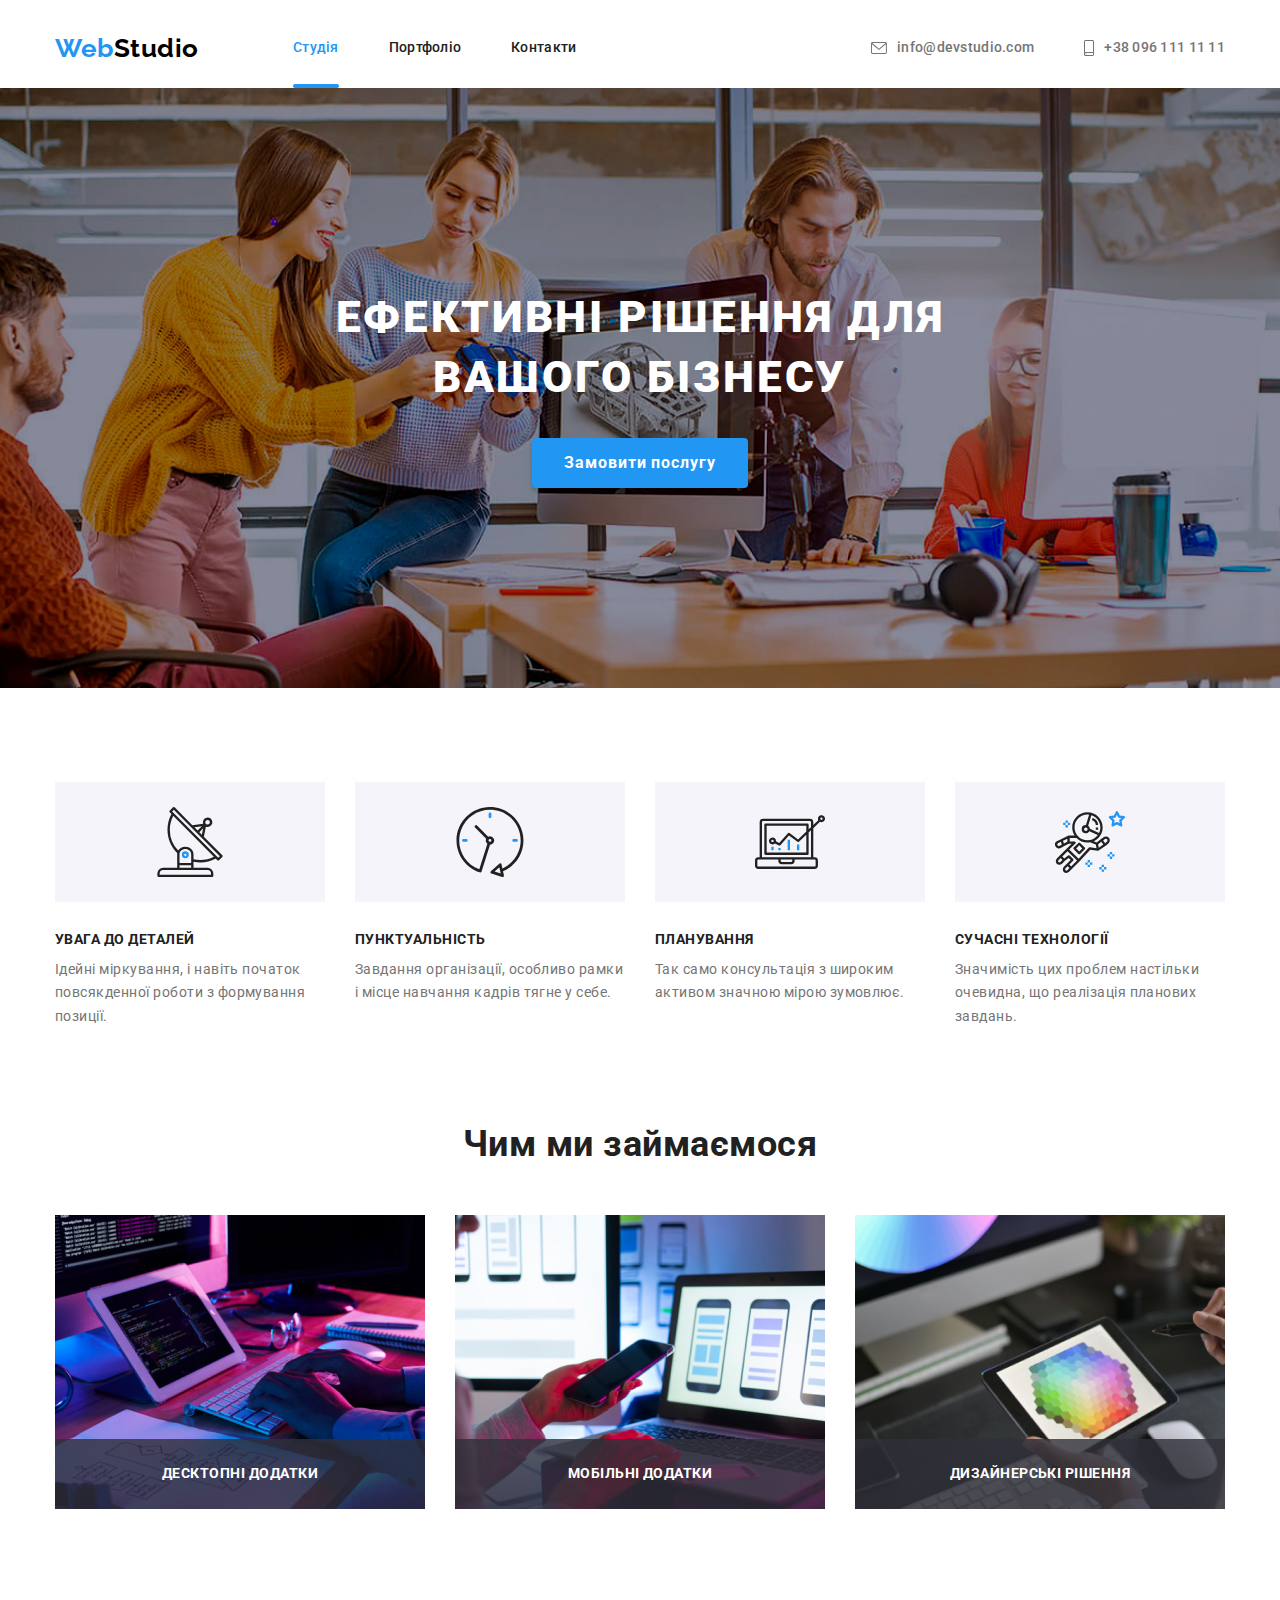
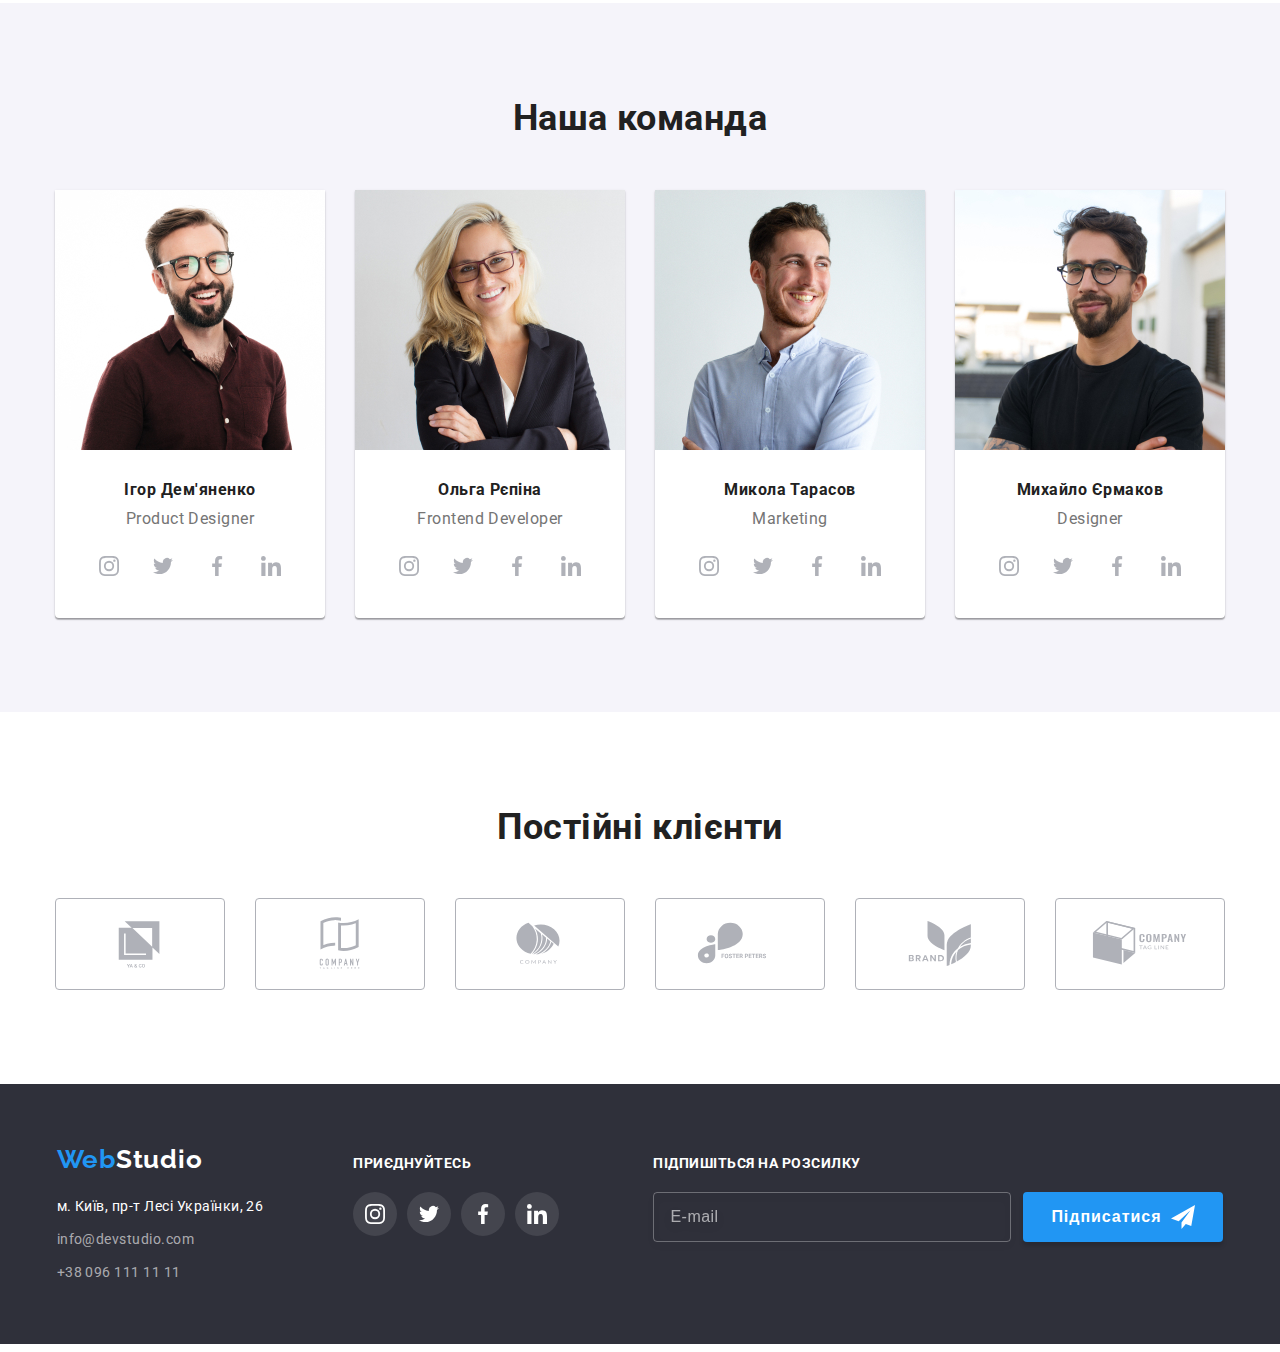
<file: index.html>
<!DOCTYPE html>
<html lang="uk">
<head>
    <meta charset="UTF-8">
    <meta http-equiv="X-UA-Compatible" content="IE=edge">
    <meta name="viewport" content="width=device-width, initial-scale=1.0">
    <title>Студія</title>
    <link rel="stylesheet" href="https://cdnjs.cloudflare.com/ajax/libs/modern-normalize/1.1.0/modern-normalize.min.css" integrity="sha512-wpPYUAdjBVSE4KJnH1VR1HeZfpl1ub8YT/NKx4PuQ5NmX2tKuGu6U/JRp5y+Y8XG2tV+wKQpNHVUX03MfMFn9Q==" crossorigin="anonymous" referrerpolicy="no-referrer" />
    <link rel="stylesheet" href="https://fonts.googleapis.com/css2?family=Raleway:wght@700&family=Roboto:wght@400;500;700;900&display=swap">
    <link rel="stylesheet" href="./css/main.min.css">
</head>
<body>
    <!-- Шапка  -->
    <header>
        <div class="container header__flex"> 
            <nav class="navigation"> 
                <!-- Лого -->
                <a href="#" class="logo"><span class="logo__blue">Web</span>Studio</a>
                <button type="button" class="menu-button js-open-menu">
                    <svg class="icon-menu" width="40" height="40" aria-label="Переключатель мобильного меню">
                        <use href="./images/icons.svg#icon-menu"></use>
                    </svg>
                </button>
                
                 <!-- Навігація по сайту -->
                <ul class="navigation__list">
                    <li class="navigation__list-item">
                        <a href="./index.html" class="navigation__link current">Студія</a>
                    </li> 
                    <li class="navigation__list-item">
                        <a href="./portfolio.html" class="navigation__link">Портфоліо</a>
                    </li>
                    <li class="navigation__list-item">
                        <a href="#" class="navigation__link">Контакти</a>
                    </li>
                </ul>             
            </nav>         
                <!-- Контакти -->    
             <ul class="header-contact">
                <li class="header-contact__item">
                    <a href="mailto:info@devstudio.com" class="header-contact__link">
                        <svg class="header-contact__icon" width="16" height="12"><use href="images/icons.svg#icon-envelope"></use></svg>info@devstudio.com</a>
                </li>         
                <li class="header-contact__item">
                    <a href="tel:+380961111111" class="header-contact__link">
                        <svg class="header-contact__icon" width="10" height="16">
                            <use href="images/icons.svg#icon-smartphone"></use></svg>+38 096 111 11 11</a> 
                </li>
             </ul>
        </div> 
    </header>

    <!-- Main content -->
    <main>
        <!-- Hero - Замовити послугу -->
        <section class="hero">
            <div class="container"> 
                <h1 class="hero__text">Ефективні рішення для вашого бізнесу</h1>
                <button data-modal-open type="button" class="hero__button">Замовити послугу</button>
            </div>
        </section>
        <!-- Особливості-->
        <section class="section">
            <div class="container">
                <h2 class="visually-hidden">Особливості</h2>
                <ul class="peculiarities">
                    <li class="peculiarities__item">
                        <div class="peculiarities__icon">
                            <svg class="icon" width="70" height="70">
                                <use href="./images/icons.svg#icon-antenna"></use>
                            </svg>
                        </div>
                        <h3 class="peculiarities__name">УВАГА ДО ДЕТАЛЕЙ</h3>
                        <p class="peculiarities__text">Ідейні міркування, i навіть початок повсякденної роботи з формування позиції.</p>
                    </li>
                    <li class="peculiarities__item">
                        <div class="peculiarities__icon">
                            <svg class="icon" width="70" height="70">
                                <use href="./images/icons.svg#icon-clock"></use>
                            </svg>
                        </div> 
                            <h3 class="peculiarities__name">ПУНКТУАЛЬНІСТЬ</h3>
                            <p class="peculiarities__text">Завдання організації, особливо рамки i місце навчання кадрів тягне у себе.</p>
                    </li>
                    <li class="peculiarities__item">
                        <div class="peculiarities__icon">
                            <svg class="icon" width="70" height="70">
                                <use href="./images/icons.svg#icon-diagram"></use>
                            </svg>
                        </div>
                            <h3 class="peculiarities__name">ПЛАНУВАННЯ</h3>
                            <p class="peculiarities__text">Так само консультація з широким активом значною мірою зумовлює.</p>
                    </li>
                    <li class="peculiarities__item">
                        <div class="peculiarities__icon">
                            <svg class="icon" width="70" height="70">
                                <use href="./images/icons.svg#icon-astronaut"></use>
                            </svg>
                        </div>
                         <h3 class="peculiarities__name">СУЧАСНІ ТЕХНОЛОГІЇ</h3>
                        <p class="peculiarities__text">Значимість цих проблем настільки очевидна, що реалізація планових завдань.</p>
                    </li>
                </ul>
            </div> 
        </section>
        <!-- Чим ми займаємося -->
        <section class="capabilities section">
            <div class="container">
                <h2 class="capabilities__title">Чим ми займаємося</h2>
                <ul class="capabilities__list">
                    <li class="capabilities__item">
                        <img srcset="./images/studio/frame1-370.jpg 1x, ./images/studio/frame1-740.jpg 2x"
                        src="./images/studio/frame1-370.jpg" 
                        alt="Десктопні додатки"
                        width="370">
                        <div class="capabilities__label">
                            <p>Десктопні додатки</p>
                        </div>
                    </li>
                    <li class="capabilities__item">
                        <img srcset="./images/studio/frame2-370.jpg 1x, ./images/studio/frame2-740.jpg 2x"
                         src="./images/studio/frame2-370.jpg" 
                         alt="Мобільні додатки"
                         width="370"/>
                        <div class="capabilities__label">
                            <p>Мобільні додатки</p>
                        </div>
                    </li>
                    <li class="capabilities__item">
                        <img srcset="./images/studio/frame3-370.jpg 1x, ./images/studio/frame3-740.jpg 2x" 
                        src="./images/studio/frame3-370.jpg" 
                        alt="Дизайнерські рішення" 
                        width="370">
                        <div class="capabilities__label">
                            <p>Дизайнерські рішення</p>
                        </div>
                    </li>
                </ul>
            </div>
        </section>
        <!-- Наша команда -->
        <section class="team section">
            <div class="container">
                <h2 class="team__title">Наша команда</h2>
                <ul class="team__list">
                    <li class="team__item">
                        <picture>
                            <source media="(min-width: 1200px)" 
                            srcset="./images/studio/igor-270.jpg 1x,
                                    ./images/studio/igor-540.jpg 2x" />
                            <source media="(min-width: 768px)" 
                            srcset="./images/studio/igor-354.jpg 1x,
                                     ./images/studio/igor-708.jpg 2x" />
                             <img srcset="./images/studio/igor-450.jpg 1x,
                                        ./images/studio/igor-900.jpg 2x"
                                 src="./images/studio/igor-450.jpg" 
                                 alt="Ігор Дем'яненко" 
                                 > 
                        </picture>
                       
                        <div class="team__card">
                            <h3 class="team__name">Ігор Дем'яненко</h3>
                            <p class="team__position">Product Designer</p>
                            <ul class="social">
                                <li class="social__item">
                                    <a href="#" class="social__link">
                                        <svg class="social__icon" width="20px" height="20px"><use href="./images/icons.svg#icon-instagram"></use>
                                        </svg>
                                    </a>
                                </li>
                                <li class="social__item">
                                    <a href="#" class="social__link">
                                        <svg class="social__icon" width="20" height="20"><use href="./images/icons.svg#icon-twitter"></use>
                                        </svg>
                                    </a>
                                </li>
                                <li class="social__item">
                                    <a href="#" class="social__link">
                                        <svg class="social__icon" width="20" height="20"><use href="./images/icons.svg#icon-facebook"></use>
                                        </svg>
                                    </a>
                                </li>
                                <li class="social__item">
                                    <a href="#" class="social__link">
                                        <svg class="social__icon" width="20" height="20"><use href="./images/icons.svg#icon-linkedin"></use>
                                        </svg>
                                    </a>
                                </li>
                            </ul>
                        </div>    
                    </li>  
                    <li class="team__item">
                        <picture>
                            <source media="(min-width: 1200px)" 
                            srcset="./images/studio/olga-270.jpg 1x,
                                    ./images/studio/olga-540.jpg 2x" />
                            <source media="(min-width: 768px)" 
                            srcset="./images/studio/olga-354.jpg 1x,
                                    ./images/studio/olga-708.jpg 2x" />
                            <img srcset="./images/studio/olga-450.jpg 1x,
                                        ./images/studio/olga-900.jpg 2x"
                                     src="./images/studio/olga-450.jpg"
                                    alt="Ольга Рєпіна">
                        </picture>
                        <div class="team__card">
                            <h3 class="team__name">Ольга Рєпіна</h3>
                            <p class="team__position">Frontend Developer</p>
                            <ul class="social">
                                <li class="social__item">
                                    <a href="#" class="social__link">
                                        <svg class="social__icon" width="20px" height="20px"><use href="./images/icons.svg#icon-instagram"></use>
                                        </svg>
                                    </a>
                                </li>
                                <li class="social__item">
                                    <a href="#" class="social__link">
                                        <svg class="social__icon" width="20" height="20"><use href="./images/icons.svg#icon-twitter"></use>
                                        </svg>
                                    </a>
                                </li>
                                <li class="social__item">
                                    <a href="#" class="social__link">
                                        <svg class="social__icon" width="20" height="20"> <use href="./images/icons.svg#icon-facebook"></use>
                                        </svg>
                                    </a>
                                </li>
                                <li class="social__item">
                                    <a href="#" class="social__link">
                                        <svg class="social__icon" width="20" height="20"><use href="./images/icons.svg#icon-linkedin"></use>
                                        </svg>
                                    </a>
                                </li>
                            </ul>
                        </div>   
                    </li>
                    <li class="team__item">
                        <picture>
                            <source media="(min-width: 1200px)" 
                            srcset="./images/studio/nikolai-270.jpg 1x,
                                    ./images/studio/nikolai-540.jpg 2x"/>
                            <source media="(min-width: 768px)" 
                            srcset="./images/studio/nikolai-354.jpg 1x,
                                     ./images/studio/nikolai-708.jpg 2x" />
                            <img srcset="./images/studio/nikolai-450.jpg 1x,
                                         ./images/studio/nikolai-900.jpg 2x" 
                                         src="./images/studio/nikolai-450.jpg"
                                alt="Микола Тарасов">
                        </picture>
                        <div class="team__card">
                            <h3 class="team__name">Микола Тарасов</h3>
                            <p class="team__position">Marketing</p>
                            <ul class="social">
                                <li class="social__item">
                                    <a href="#" class="social__link">
                                        <svg class="social__icon" width="20px" height="20px">
                                            <use href="./images/icons.svg#icon-instagram"></use>
                                        </svg>
                                    </a>
                                </li>
                                <li class="social__item">
                                    <a href="#" class="social__link">
                                        <svg class="social__icon" width="20" height="20">
                                            <use href="./images/icons.svg#icon-twitter"></use>
                                        </svg>
                                    </a>
                                </li>
                                <li class="social__item">
                                    <a href="#" class="social__link">
                                        <svg class="social__icon" width="20" height="20">
                                            <use href="./images/icons.svg#icon-facebook"></use>
                                        </svg>
                                    </a>
                                </li>
                                <li class="social__item">
                                    <a href="#" class="social__link">
                                        <svg class="social__icon" width="20" height="20">
                                            <use href="./images/icons.svg#icon-linkedin"></use>
                                        </svg>
                                    </a>
                                </li>
                            </ul>
                        </div>
                    </li>
                    <li class="team__item">
                        <picture>
                            <source media="(min-width: 1200px)" 
                            srcset="./images/studio/mihail-270.jpg 1x,
                                    ./images/studio/mihail-540.jpg 2x" />
                            <source media="(min-width: 768px)" 
                            srcset="./images/studio/mihail-354.jpg 1x,
                                     ./images/studio/mihail-708.jpg 2x" />
                            <img srcset="./images/studio/mihail-450.jpg 1x,
                                         ./images/studio/mihail-900.jpg 2x" 
                                         src="./images/studio/mihail-450.jpg"
                                alt="Михайло Єрмаков">
                        </picture>
                        <div class="team__card">
                            <h3 class="team__name">Михайло Єрмаков</h3>
                            <p class="team__position">Designer</p>
                            <ul class="social">
                                <li class="social__item">
                                    <a href="#" class="social__link">
                                        <svg class="social__icon" width="20px" height="20px">
                                            <use href="./images/icons.svg#icon-instagram"></use>
                                        </svg>
                                    </a>
                                </li>
                                <li class="social__item">
                                    <a href="#" class="social__link">
                                        <svg class="social__icon" width="20" height="20">
                                            <use href="./images/icons.svg#icon-twitter"></use>
                                        </svg>
                                    </a>
                                </li>
                                <li class="social__item">
                                    <a href="#" class="social__link">
                                        <svg class="social__icon" width="20" height="20">
                                            <use href="./images/icons.svg#icon-facebook"></use>
                                        </svg>
                                    </a>
                                </li>
                                <li class="social__item">
                                    <a href="#" class="social__link">
                                        <svg class="social__icon" width="20" height="20">
                                            <use href="./images/icons.svg#icon-linkedin"></use>
                                        </svg>
                                    </a>
                                </li>
                            </ul>
                        </div>  
                    </li> 
                </ul>
            </div>
        </section>
        <!-- Постійні клієнти -->
        <section class="section">
            <div class="container">
                <h2 class="client__title">Постійні клієнти</h2>
                <ul class="client">
                    <li class="client__item">
                        <a href="#" class="client__link">
                            <svg class="client__icon" width="106" height="60">
                                <use href="./images/icons.svg#icon-Logo1"></use>
                            </svg>
                        </a>
                    </li>
                    <li class="client__item">
                        <a href="#" class="client__link">
                            <svg class="client__icon" width="106" height="60">
                                <use href="./images/icons.svg#icon-Logo2"></use>
                            </svg>
                        </a> 
                    </li>
                    <li class="client__item">
                        <a href="#" class="client__link">
                            <svg class="client__icon" width="106" height="60">
                                <use href="./images/icons.svg#icon-Logo3"></use>
                            </svg>
                        </a>
                    </li>
                    <li class="client__item">
                        <a href="#" class="client__link">
                            <svg class="client__icon" width="106" height="60">
                                <use href="./images/icons.svg#icon-Logo4"></use>
                            </svg>
                        </a> 
                    </li>
                    <li class="client__item">
                        <a href="#" class="client__link">
                            <svg class="client__icon" width="106" height="60">
                                <use href="./images/icons.svg#icon-Logo5"></use>
                            </svg>
                        </a>
                    </li>
                    <li class="client__item">
                        <a href="#" class="client__link">
                            <svg class="client__icon" width="106" height="60">
                                <use href="./images/icons.svg#icon-Logo6"></use>
                            </svg>
                        </a>    
                    </li>
                </ul>
            </div>
        </section>
    </main>
    
    <!-- Подвал -->
    <footer class="footer__style">
        <div class="container footer__flex">
            <div class="footer__contact">
                <a href="#" class="foot logo"><span class="logo__blue">Web</span>Studio</a>
                <address class="address">
                    <ul class="address__list">
                        <li><a href="https://goo.gl/maps/4996Xed7HbbkdrFU8" target="_blank" rel="nofollow noopener noreferrer" class="address__map">м. Київ, пр-т Лесі Українки, 26</a>
                        </li>
                        <li class="address__item"><a href="mailto:info@devstudio.com" target="_blank" class="address__link">info@devstudio.com</a>   
                        </li>
                        <li class="address__item"><a href="tel:+380961111111" target="_blank" class="address__link">+38 096 111 11 11</a>
                        </li>
                    </ul>
                </address>
            </div>
            <div class="footer social-conteiner">
                <h3 class="footer-social__name">Приєднуйтесь</h3>
                <ul class="footer social"> 
                    <li class="footer social__item">
                        <a href="#" class="footer social__link">
                            <svg class="footer social__icon" width="20px" height="20px"><use href="./images/icons.svg#icon-instagram"></use></svg>
                        </a>
                    </li> 
                    <li class="footer social__item">
                        <a href="#" class="footer social__link">
                            <svg class="footer social__icon" width="20" height="20"><use href="./images/icons.svg#icon-twitter"></use></svg>
                        </a>
                    </li>
                    <li class="footer social__item">
                        <a href="#" class="footer social__link">
                            <svg class="footer social__icon" width="20" height="20"><use href="./images/icons.svg#icon-facebook"></use></svg>
                        </a>
                    </li>
                    <li class="footer social__item">
                        <a href="#" class="footer social__link">
                            <svg class="footer social__icon" width="20" height="20"><use href="./images/icons.svg#icon-linkedin"></use></svg>
                        </a>
                    </li>
                </ul>
            </div>
            <div class="subscribe">
                <h3 class="subscribe__text">Підпишіться на розсилку</h3>
                <form class="subscribe__form">
                    <input class="subscribe__input" type="email" name="subscribe-input" id="subscribe-input" placeholder="E-mail">
                    <button type="button" class="subscribe__button">Підписатися
                        <svg class="" width="24" height="24">
                            <use href="./images/icons.svg#icon-send-email"></use>
                        </svg>
                    </button>
                </form>  
            </div>
        </div>
    </footer>
    <!-- Menu-container -->
    <div class="mobile-menu js-menu-container" id="js-menu-container">
        <!-- Кнопка закриття -->
        <button type="button" class="menu-button__close js-close-menu">
            <svg class="icon-close_menu" width="40" height="40" aria-label="кнопка закрытия меню">
                <use  href="./images/icons.svg#icon-close_menu"></use>
            </svg>
        </button>
        <div class="mobile-menu__flex">
            <!-- Навігація по сайту -->
            <ul class="mobile-menu__list">
                <li class="mobile-menu__list-item">
                    <a href="./index.html" class="mobile-menu__link current">Студія</a>
                </li>
                <li class="mobile-menu__list-item">
                    <a href="./portfolio.html" class="mobile-menu__link">Портфоліо</a>
                </li>
                <li class="mobile-menu__list-item">
                    <a href="#" class="mobile-menu__link">Контакти</a>
                </li>
            </ul>
            
            <!-- Контакти -->
            <ul class="mobile-contact">
                <li class="mobile-contact__item">
                    <a href="tel:+380961111111" class="mobile-contact__link-tel">+38 096 111 11 11</a>
                </li>
                <li class="mobile-contact__item">
                    <a href="mailto:info@devstudio.com" class="mobile-contact__link-mail">info@devstudio.com</a>
                </li>
            </ul>
            <!-- Modal-menu__social -->
            <ul class="mobile-menu__social">
                <li class="mobile-menu__social-item">
                    <a class="mobile-menu__social-link">Instagram</a>
                </li>
                <li class="mobile-menu__social-item">
                    <a class="mobile-menu__social-link">Twitter</a>
                </li>
                <li class="mobile-menu__social-item">
                    <a class="mobile-menu__social-link">Facebook</a>
                </li>
                <li class="mobile-menu__social-item">
                    <a class="mobile-menu__social-link">LinkedIn</a>
                </li>
            </ul>
        </div>   
    </div> 
    <!-- Модальне вікно -->
    <div class="backdrop is-hidden" data-modal>
        <div class="modal window">
            <p class="modal__title">Залиште свої дані, ми вам передзвонимо</p>
            <button class="button-close" type="button" data-modal-close>
            <svg class="button-svg" width="30" height="30"><use href="./images/icons.svg#icon-close-black"></use>
            </svg></button>
            <form class="form">
                <div class="form__block">
                    <label class="form__label" for="user-name">Ім'я</label>
                    <input class="form__input" type="text" name="name" id="user-name"/>
                    <svg class="form__svg" width="18" height="18">
                        <use href="./images/icons.svg#icon-person-black-18"></use>
                    </svg>
                </div>
                
                <div class="form__block">
                    <label class="form__label" for="tel">Телефон</label>
                    <input class="form__input" type="tel" name="tel" id="tel"/>
                    <svg class="form__svg" width="18" height="18">
                        <use href="./images/icons.svg#icon-phone-black-18"></use>
                    </svg>
                </div>

                <div class="form__block">
                    <label class="form__label" for="email">Пошта</label>
                    <input class="form__input" type="email" name="email" id="email" />
                    <svg class="form__svg" width="18" height="18">
                        <use href="./images/icons.svg#icon-email-black-18"></use>
                    </svg>
                </div>
                
                <div class="form__block">
                    <label class="form__label" for="comment">Коментар</label>
                    <textarea class="form__textarea" name="comment" id="comment" placeholder="Введіть текст"></textarea>
                </div>
                <div class="checkbox">
                    <label class="form__label checkbox__label">
                    <input class="checkbox__input" type="checkbox" name="deal" value="checkbox-deal">Погоджуюся з розсилкою та приймаю <a href="" class="checkbox__deal">Умови договору</a>
                    <span class="checkbox__icon"></span>
                    </label>
                </div>
                <button class="send-button" type="submit" value="Відправити">Відправити</button>
            </form>
        </div>
    </div>
    <!-- JS -->
    <script src="./JS/modal.js"></script>
    <script src="./JS/mobile-menu.js"></script>
</body>
</html>
</file>
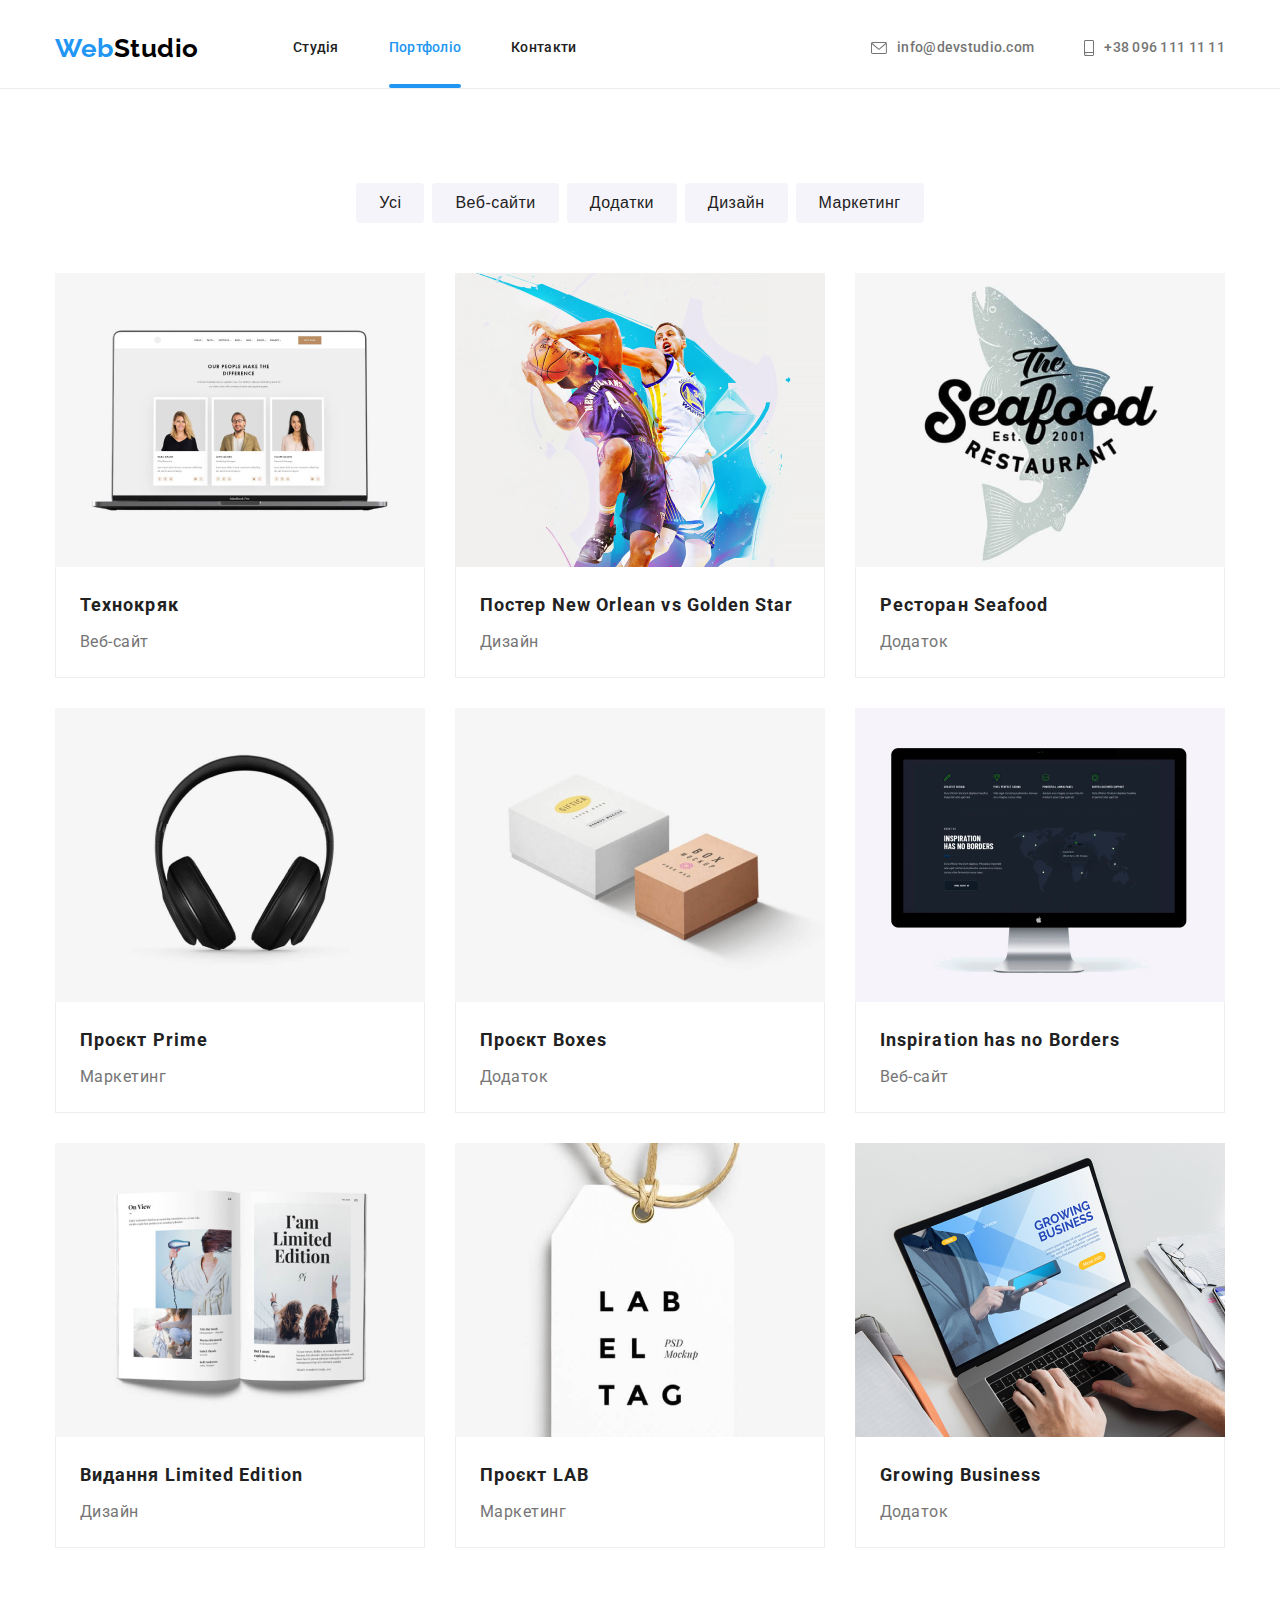
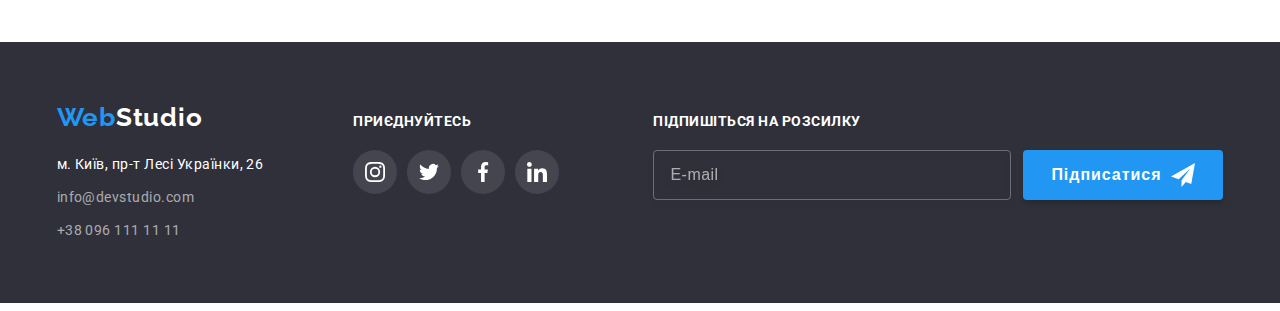
<file: portfolio.html>
<!DOCTYPE html>
<html lang="uk">
<head>
    <meta charset="UTF-8">
    <meta http-equiv="X-UA-Compatible" content="IE=edge">
    <meta name="viewport" content="width=device-width, initial-scale=1.0">
    <title>Портфоліо</title>
    <link rel="stylesheet" href="https://cdnjs.cloudflare.com/ajax/libs/modern-normalize/1.1.0/modern-normalize.min.css" integrity="sha512-wpPYUAdjBVSE4KJnH1VR1HeZfpl1ub8YT/NKx4PuQ5NmX2tKuGu6U/JRp5y+Y8XG2tV+wKQpNHVUX03MfMFn9Q==" crossorigin="anonymous" referrerpolicy="no-referrer" />
    <link rel="stylesheet" href="./css/main.min.css">
    <link rel="stylesheet" href="https://fonts.googleapis.com/css2?family=Raleway:wght@700&family=Roboto:wght@400;500;700;900&display=swap">
</head>
<body>
     <!-- Шапка  -->
     <header class="header">
        <div class="container header__flex"> 
            <nav class="navigation"> 
                <!-- Лого -->
                <a href="#" class="logo"><span class="logo__blue">Web</span>Studio</a>
                 <!-- Навігація по сайту -->
                <ul class="navigation__list">
                    <li class="navigation__list-item"><a href="./index.html" class="navigation__link">Студія</a>
                    </li> 
                    <li class="navigation__list-item"><a href="./portfolio.html" class="navigation__link current">Портфоліо</a>
                    </li>
                    <li class="navigation__list-item"><a href="#" class="navigation__link">Контакти</a>
                    </li>
                </ul>             
            </nav>         
                <!-- Контакти -->    
                <ul class="header-contact">
                    <li class="header-contact__item">
                        <a href="mailto:info@devstudio.com" class="header-contact__link">
                            <svg class="header-contact__icon" width="16" height="12"><use href="images/icons.svg#icon-envelope"></use></svg>info@devstudio.com</a>
                    </li>         
                    <li class="header-contact__item">
                        <a href="tel:+380961111111" class="header-contact__link">
                            <svg class="header-contact__icon" width="10" height="16">
                                <use href="images/icons.svg#icon-smartphone"></use></svg>+38 096 111 11 11</a> 
                    </li>
                 </ul>
        </div> 
    </header>
    <main>
        <section class="section">
            <div class="container">
                <h1 class="visually-hidden">Портфоліо</h1>     
                <!-- Фільтри -->
                <ul class="filters">
                    <li class="filters__list">
                        <button type="button" class="filters__button">Усі</button>
                    </li>
                    <li class="filters__list">
                        <button type="button" class="filters__button">Веб-сайти</button>
                    </li>
                    <li class="filters__list">
                        <button type="button" class="filters__button">Додатки</button>
                    </li>
                    <li class="filters__list">
                        <button type="button" class="filters__button">Дизайн</button>
                    </li>
                    <li class="filters__list">
                        <button type="button" class="filters__button">Маркетинг</button>
                    </li>
                </ul>
                <!--Проекти-->
                <ul class="project">
                    <li class="project__list">
                        <a href="" class="project__link">
                            <div class="project__img">
                                <img src="./images/portfolio/image-1.jpg" alt="Дисплей ноутбуку" width="370">
                                <div class="project__overlay">
                                    <p>Ресурс пропонує комплексні пропозиції з різним рівнем функціоналу та сервісів. Все це дозволить відвідувачу отримати
                                    вичерпні відомості про компанію чи приватну особу.</p>
                                </div>
                            </div>
                            <div class="signature">
                                <h3 class="project__name">Технокряк</h3>
                                <p class="project__text">Веб-сайт</p>
                            </div>
                        </a>
                    </li>
                    <li class="project__list">
                        <a href="" class="project__link">
                            <div class="project__img">
                                <img src="./images/portfolio/image-2.jpg" alt="Два баскетболісти" width="370">
                                <div class="project__overlay">
                                    <p>Ресурс пропонує комплексні пропозиції з різним рівнем функціоналу та сервісів. Все це дозволить відвідувачу отримати
                                     вичерпні відомості про компанію чи приватну особу.</p>
                                </div>
                            </div>
                            <div class="signature">
                                <h3 class="project__name">Постер New Orlean vs Golden Star</h3>
                                <p class="project__text">Дизайн</p>
                            </div>
                        </a>
                    </li>
                    <li class="project__list"> 
                        <a href="" class="project__link">
                            <div class="project__img">
                                <img src="./images/portfolio/image-3.jpg" alt="Логотип ресторану" width="370">
                                <div class="project__overlay">
                                    <p>Ресурс пропонує комплексні пропозиції з різним рівнем функціоналу та сервісів. Все це дозволить відвідувачу отримати
                                    вичерпні відомості про компанію чи приватну особу.</p>
                                </div>
                            </div>
                            <div class="signature">
                                <h3 class="project__name">Ресторан Seafood</h3>
                                <p class="project__text">Додаток</p>
                            </div>
                        </a>                        
                    </li>
                    <li class="project__list">
                        <a href="" class="project__link">
                            <div class="project__img">
                                <img src="./images/portfolio/image-4.jpg" alt="Навушники" width="370">
                                <div class="project__overlay">
                                    <p>Ресурс пропонує комплексні пропозиції з різним рівнем функціоналу та сервісів. Все це дозволить відвідувачу отримати вичерпні відомості про компанію чи приватну особу.</p>
                                </div>
                            </div>
                            <div class="signature">
                                <h3 class="project__name">Проєкт Prime</h3>
                                <p class="project__text">Маркетинг</p>
                            </div>
                        </a>
                    </li>
                    <li class="project__list">
                        <a href="" class="project__link">
                            <div class="project__img">
                                <img src="./images/portfolio/image-5.jpg" alt="Дві коробки" width="370">
                                <div class="project__overlay">
                                    <p>Ресурс пропонує комплексні пропозиції з різним рівнем функціоналу та сервісів. Все це дозволить відвідувачу отримати
                                    вичерпні відомості про компанію чи приватну особу.</p>
                                </div>
                            </div>
                            <div class="signature">
                                <h3 lang="en" class="project__name">Проєкт Boxes</h3>
                                <p class="project__text">Додаток</p>
                            </div>
                        </a>
                    </li>
                    <li class="project__list">
                        <a href="" class="project__link">
                            <div class="project__img">
                                <img src="./images/portfolio/image-6.jpg" alt="Монітор" width="370">
                                <div class="project__overlay">
                                    <p>Ресурс пропонує комплексні пропозиції з різним рівнем функціоналу та сервісів. Все це дозволить відвідувачу отримати
                                    вичерпні відомості про компанію чи приватну особу.</p>
                                </div>
                            </div>
                            <div class="signature">
                                <h3 lang="en" class="project__name">Inspiration has no Borders</h3>
                                <p class="project__text">Веб-сайт</p>
                            </div>
                        </a>
                    </li>
                    <li class="project__list"> 
                        <a href="" class="project__link">
                            <div class="project__img">
                                <img src="./images/portfolio/image-7.jpg" alt="Розворот журналу" width="370">
                                <div class="project__overlay">
                                    <p>Ресурс пропонує комплексні пропозиції з різним рівнем функціоналу та сервісів. Все це дозволить відвідувачу отримати
                                    вичерпні відомості про компанію чи приватну особу.</p>
                                </div>
                            </div>
                            <div class="signature">
                                <h3 lang="en" class="project__name">Видання Limited Edition</h3>
                                <p class="project__text">Дизайн</p>
                            </div>
                        </a>
                    </li>
                    <li class="project__list">
                        <a href="" class="project__link">
                            <div class="project__img">
                                <img src="./images/portfolio/image-8.jpg" alt="Лейбл" width="370">
                                <div class="project__overlay">
                                    <p>Ресурс пропонує комплексні пропозиції з різним рівнем функціоналу та сервісів. Все це дозволить відвідувачу отримати
                                    вичерпні відомості про компанію чи приватну особу.</p>
                                </div>
                            </div>
                            <div class="signature">
                                <h3 lang="en" class="project__name">Проєкт LAB</h3>
                                <p class="project__text">Маркетинг</p>
                            </div>
                        </a>
                    </li>
                    <li class="project__list">
                        <a href="" class="project__link">
                            <div class="project__img">
                                <img src="./images/portfolio/image-9.jpg" alt="Ноутбук із презентацією" width="370">
                                <div class="project__overlay">
                                    <p>Ресурс пропонує комплексні пропозиції з різним рівнем функціоналу та сервісів. Все це дозволить відвідувачу отримати
                                    вичерпні відомості про компанію чи приватну особу.</p>
                                </div>
                            </div>
                            <div class="signature">
                                <h3 lang="en" class="project__name">Growing Business</h3>
                                <p class="project__text">Додаток</p>
                            </div>
                        </a>
                    </li>
                </ul>
            </div>
        </section>
    </main>
    <!-- Footer -->
    <footer class="footer__style">
        <div class="container footer__flex">
            <div>
                <a href="#" class="foot logo"><span class="logo__blue">Web</span>Studio</a>
                <address class="address">
                    <ul>
                        <li><a href="https://goo.gl/maps/4996Xed7HbbkdrFU8" target="_blank"
                                rel="nofollow noopener noreferrer" class="address__map">м. Київ, пр-т Лесі Українки, 26</a>
                        </li>
                        <li class="address__item">
                            <a href="mailto:info@devstudio.com" target="_blank"  class="address__link">info@devstudio.com</a>
                        </li>
                        <li class="address__item">
                            <a href="tel:+380961111111" target="_blank" class="address__link">+38 096 111 11 11</a>
                        </li>
                    </ul>
                </address>
            </div>
            <div class="footer social-conteiner">
                <h3 class="footer-social__name">Приєднуйтесь</h3>
                <ul class="footer social">
                    <li class="footer social__item">
                        <a href="#" class="footer social__link">
                            <svg class="footer social__icon" width="20px" height="20px">
                                <use href="./images/icons.svg#icon-instagram"></use>
                            </svg>
                        </a>
                    </li>
                    <li class="footer social__item">
                        <a href="#" class="footer social__link">
                            <svg class="footer social__icon" width="20" height="20">
                                <use href="./images/icons.svg#icon-twitter"></use>
                            </svg>
                        </a>
                    </li>
                    <li class="footer social__item">
                        <a href="#" class="footer social__link">
                            <svg class="footer social__icon" width="20" height="20">
                                <use href="./images/icons.svg#icon-facebook"></use>
                            </svg>
                        </a>
                    </li>
                    <li class="footer social__item">
                        <a href="#" class="footer social__link">
                            <svg class="footer social__icon" width="20" height="20">
                                <use href="./images/icons.svg#icon-linkedin"></use>
                            </svg>
                        </a>
                    </li>
                </ul>
            </div>
            <div class="subscribe">
                <h3 class="subscribe__text">Підпишіться на розсилку</h3>
                <form class="subscribe__form">
                    <input class="subscribe__input" type="email" name="subscribe-input" id="subscribe-input" placeholder="E-mail">
                    <button type="button" class="subscribe__button">Підписатися
                        <svg class="" width="24" height="24">
                            <use href="./images/icons.svg#icon-send-email"></use>
                        </svg>
                    </button>
                </form>
            </div>
        </div>
    </footer>
</body>
</html>
</file>
<file: css/main.min.css>
:root{--main-white-color: #ffffff;--primary-background-color: #F5F4FA;--secondary-background-color: #2F303A;--primary-text-color: #212121;--secondary-text-color: #757575;--first-logo-color: #000000;--nav-color: #2196F3}*,::after,::before{-webkit-box-sizing:border-box;box-sizing:border-box}body{margin-left:auto;margin-right:auto;color:var(--secondary-text-color);font-family:"Roboto",sans-serif;background-color:var(--main-white-color);letter-spacing:.03em}h1,h2,h3,p{margin-top:0;margin-bottom:0}ul,li{list-style:none;padding:0;margin:0}a{text-decoration:none}img{display:block;max-width:100%;height:auto;margin:auto;-o-object-fit:cover;object-fit:cover}.visually-hidden{position:absolute;white-space:nowrap;width:1px;height:1px;overflow:hidden;border:0;padding:0;clip:rect(0 0 0 0);-webkit-clip-path:inset(50%);clip-path:inset(50%);margin:-1px}.section{margin:0 auto}@media screen and (max-width: 1199px){.section{padding:60px 0}}@media screen and (min-width: 1200px){.section{padding:94px 0}}.container{margin-left:auto;margin-right:auto;padding:0 15px;min-width:320px}@media screen and (min-width: 480px){.container{max-width:480px}}@media screen and (min-width: 768px){.container{max-width:768px}}@media screen and (min-width: 1200px){.container{max-width:1200px}}.logo{width:145px;height:31px;color:var(--first-logo-color);font-family:"Raleway",sans-serif;font-weight:700;font-size:26px;line-height:1.19;letter-spacing:.02em}.logo__blue{color:var(--nav-color)}@media screen and (min-width: 768px){.logo{display:block;margin-right:93px}}.navigation{display:-webkit-box;display:-ms-flexbox;display:flex;-webkit-box-align:center;-ms-flex-align:center;align-items:center;-webkit-box-pack:justify;-ms-flex-pack:justify;justify-content:space-between}@media screen and (max-width: 767px){.navigation__list{display:none}}@media screen and (min-width: 768px){.navigation__list{display:-webkit-box;display:-ms-flexbox;display:flex}.navigation__list-item{display:block;margin-right:50px}.navigation__list-item:last-child{margin-right:0}.navigation__link{position:relative;display:block;padding:32px 0;-webkit-transition:color 250ms cubic-bezier(0.4, 0, 0.2, 1);transition:color 250ms cubic-bezier(0.4, 0, 0.2, 1);color:var(--primary-text-color);font-weight:500;font-size:14px;line-height:1.14;letter-spacing:.02em}.navigation__list-item .navigation__link.current{color:var(--nav-color)}.navigation__link::after{display:block;position:absolute;content:"";bottom:0;opacity:0;-webkit-transition:250ms cubic-bezier(0.4, 0, 0.2, 1);transition:250ms cubic-bezier(0.4, 0, 0.2, 1);width:100%;height:4px;background-color:var(--nav-color);border-radius:2px;-webkit-box-align:center;-ms-flex-align:center;align-items:center}.navigation .current::after,.navigation__link:hover::after,.navigation__link:focus::after{opacity:1}.navigation__link:focus,.navigation__link:hover{color:var(--nav-color)}}@media screen and (max-width: 767px){.header-contact{display:none}}@media screen and (min-width: 768px)and (max-width: 1199px){.header-contact{margin-top:auto;margin-bottom:auto;-webkit-box-align:center;-ms-flex-align:center;align-items:center}.header-contact__item:not(last-child){margin-bottom:10px}}.header-contact__link{color:var(--secondary-text-color);Font-weight:500;font-size:12px;Line-height:1.14;letter-spacing:.02em;-webkit-transition:color 250ms cubic-bezier(0.4, 0, 0.2, 1);transition:color 250ms cubic-bezier(0.4, 0, 0.2, 1)}.header-contact__icon{margin-right:10px;display:inline-block;-ms-flex-item-align:center;align-self:center;fill:currentColor}.header-contact__icon{margin-right:10px;display:inline-block;-ms-flex-item-align:center;align-self:center;fill:currentColor}.header-contact__link:focus,.header-contact__link:hover{color:var(--nav-color)}@media screen and (min-width: 1200px){.header-contact{display:-webkit-box;display:-ms-flexbox;display:flex;gap:50px}.header-contact__link{display:-webkit-box;display:-ms-flexbox;display:flex;padding:32px 0;font-size:14px}}.foot.logo{display:-webkit-inline-box;display:-ms-inline-flexbox;display:inline-flex;color:var(--main-white-color);font-family:"Raleway",sans-serif;font-weight:700;font-size:26px;line-height:1.19;letter-spacing:.03em;margin-right:0}@media screen and (max-width: 1199px){.foot.logo{margin:auto}}.address{margin-top:20px}@media screen and (max-width: 1199px){.address__list{display:-webkit-box;display:-ms-flexbox;display:flex;-webkit-box-orient:vertical;-webkit-box-direction:normal;-ms-flex-direction:column;flex-direction:column;-webkit-box-pack:center;-ms-flex-pack:center;justify-content:center;-webkit-box-align:center;-ms-flex-align:center;align-items:center}}.address__map{color:var(--main-white-color);font-size:14px;font-style:normal;line-height:1.71;-webkit-transition:color 250ms cubic-bezier(0.4, 0, 0.2, 1);transition:color 250ms cubic-bezier(0.4, 0, 0.2, 1)}.address__item{margin-top:9px}.address__link{-webkit-transition:color 250ms cubic-bezier(0.4, 0, 0.2, 1);transition:color 250ms cubic-bezier(0.4, 0, 0.2, 1);color:rgba(255,255,255,.6);font-size:14px;font-style:normal;line-height:1.7}.address__link:focus,.address__link:hover,.address__map:focus,.address__map:hover{color:var(--nav-color)}.footer.social-conteiner{padding:0}@media screen and (min-width: 1200px){.footer.social-conteiner{margin-left:90px}}.footer-social__name{font-weight:700;font-size:14px;line-height:1.14;text-transform:uppercase;color:var(--main-white-color)}@media screen and (max-width: 1199px){.footer-social__name{text-align:center}}.footer.social{margin-top:20px}.footer.social__link{background-color:rgba(255,255,255,.1);border-radius:50%;-webkit-transition:background-color 250ms cubic-bezier(0.4, 0, 0.2, 1);transition:background-color 250ms cubic-bezier(0.4, 0, 0.2, 1)}.footer.social__icon{fill:var(--main-white-color)}.footer.social__link:hover,.footer.social__link:focus{background-color:var(--nav-color)}.subscribe{display:inline-block}.subscribe__text{font-weight:700;font-size:14px;line-height:1.14;text-transform:uppercase;color:var(--main-white-color)}@media screen and (max-width: 1199px){.subscribe__text{text-align:center}}.subscribe__form{display:-webkit-box;display:-ms-flexbox;display:flex;margin-top:20px;gap:20px;-webkit-box-align:center;-ms-flex-align:center;align-items:center}.subscribe__input{height:50px;width:450px;padding:15px 16px;-webkit-transition:border 250ms cubic-bezier(0.4, 0, 0.2, 1);transition:border 250ms cubic-bezier(0.4, 0, 0.2, 1);font-weight:400;font-size:16px;line-height:1.25;letter-spacing:.03em;color:rgba(255,255,255,.6);background-color:inherit;border:1px solid rgba(255,255,255,.3);-webkit-filter:drop-shadow(0px 4px 4px rgba(0, 0, 0, 0.15));filter:drop-shadow(0px 4px 4px rgba(0, 0, 0, 0.15));border-radius:4px}@media screen and (max-width: 479px){.subscribe__input{width:320px}}.subscribe__input::-webkit-input-placeholder{font-weight:400;font-size:16px;line-height:1.25;display:-webkit-box;display:flex;-webkit-box-align:center;align-items:center;letter-spacing:.03em;color:rgba(255,255,255,.6)}.subscribe__input::-moz-placeholder{font-weight:400;font-size:16px;line-height:1.25;display:flex;align-items:center;letter-spacing:.03em;color:rgba(255,255,255,.6)}.subscribe__input:-ms-input-placeholder{font-weight:400;font-size:16px;line-height:1.25;display:-ms-flexbox;display:flex;-ms-flex-align:center;align-items:center;letter-spacing:.03em;color:rgba(255,255,255,.6)}.subscribe__input::-ms-input-placeholder{font-weight:400;font-size:16px;line-height:1.25;display:-ms-flexbox;display:flex;-ms-flex-align:center;align-items:center;letter-spacing:.03em;color:rgba(255,255,255,.6)}.subscribe__input::placeholder{font-weight:400;font-size:16px;line-height:1.25;display:-webkit-box;display:-ms-flexbox;display:flex;-webkit-box-align:center;-ms-flex-align:center;align-items:center;letter-spacing:.03em;color:rgba(255,255,255,.6)}.subscribe__button{display:-webkit-box;display:-ms-flexbox;display:flex;-webkit-box-pack:center;-ms-flex-pack:center;justify-content:center;-webkit-box-align:center;-ms-flex-align:center;align-items:center;gap:10px;width:200px;height:50px;font-weight:700;font-size:16px;line-height:1.88;letter-spacing:.06em;color:var(--main-white-color);background:var(--nav-color);border:1px solid rgba(0,0,0,0);-webkit-box-shadow:0px 4px 4px rgba(0,0,0,.15);box-shadow:0px 4px 4px rgba(0,0,0,.15);border-radius:4px;cursor:pointer}@media screen and (max-width: 1199px){.subscribe{margin-top:60px}.subscribe__form{-webkit-box-orient:vertical;-webkit-box-direction:normal;-ms-flex-direction:column;flex-direction:column}}@media screen and (min-width: 1200px){.subscribe{margin-left:94px}.subscribe__form{gap:12px}.subscribe__input{width:358px}}.filters{display:-webkit-box;display:-ms-flexbox;display:flex;-webkit-box-pack:center;-ms-flex-pack:center;justify-content:center}.filters__list:not(:last-child){margin-right:8px}.filters__button{display:inline-block;border:1px solid rgba(0,0,0,0);border-radius:4px;padding:6px 22px;background-color:var(--primary-background-color);color:var(--primary-text-color);font-weight:500;font-size:16px;line-height:1.62;letter-spacing:.03em;text-align:center;-webkit-transition:color 250ms cubic-bezier(0.4, 0, 0.2, 1),background-color 250ms cubic-bezier(0.4, 0, 0.2, 1),-webkit-box-shadow 250ms cubic-bezier(0.4, 0, 0.2, 1);transition:color 250ms cubic-bezier(0.4, 0, 0.2, 1),background-color 250ms cubic-bezier(0.4, 0, 0.2, 1),-webkit-box-shadow 250ms cubic-bezier(0.4, 0, 0.2, 1);transition:color 250ms cubic-bezier(0.4, 0, 0.2, 1),background-color 250ms cubic-bezier(0.4, 0, 0.2, 1),box-shadow 250ms cubic-bezier(0.4, 0, 0.2, 1);transition:color 250ms cubic-bezier(0.4, 0, 0.2, 1),background-color 250ms cubic-bezier(0.4, 0, 0.2, 1),box-shadow 250ms cubic-bezier(0.4, 0, 0.2, 1),-webkit-box-shadow 250ms cubic-bezier(0.4, 0, 0.2, 1);cursor:pointer}.filters__button:hover,.filters__button:focus{background-color:var(--nav-color);-webkit-box-shadow:0px 3px 1px rgba(0,0,0,.1),0px 1px 2px rgba(0,0,0,.08),0px 2px 2px rgba(0,0,0,.12);box-shadow:0px 3px 1px rgba(0,0,0,.1),0px 1px 2px rgba(0,0,0,.08),0px 2px 2px rgba(0,0,0,.12);color:var(--main-white-color)}.form{display:block}.form__block{position:relative;display:-webkit-box;display:-ms-flexbox;display:flex;-webkit-box-orient:vertical;-webkit-box-direction:normal;-ms-flex-direction:column;flex-direction:column}.form__block:not(:first-child){margin-top:10px}.form__label{margin-bottom:4px;font-weight:400;font-size:12px;letter-spacing:.01em;color:var(--secondary-text-color)}.form__input{padding:11px 12px 11px 40px;-webkit-transition:border-color 250ms cubic-bezier(0.4, 0, 0.2, 1);transition:border-color 250ms cubic-bezier(0.4, 0, 0.2, 1)}.form__svg{position:absolute;top:50%;left:12px;-webkit-transition:fill 250ms cubic-bezier(0.4, 0, 0.2, 1);transition:fill 250ms cubic-bezier(0.4, 0, 0.2, 1)}.form__input:hover+.form__svg,.form__input:focus+.form__svg,.form__input:focus-visible+.form__svg{fill:var(--nav-color)}.form__textarea{height:120px;max-width:448px;padding:12px 16px;resize:none}.form__textarea::-webkit-input-placeholder{font-weight:400;font-size:12px;letter-spacing:.01em;color:rgba(117,117,117,.5)}.form__textarea::-moz-placeholder{font-weight:400;font-size:12px;letter-spacing:.01em;color:rgba(117,117,117,.5)}.form__textarea:-ms-input-placeholder{font-weight:400;font-size:12px;letter-spacing:.01em;color:rgba(117,117,117,.5)}.form__textarea::-ms-input-placeholder{font-weight:400;font-size:12px;letter-spacing:.01em;color:rgba(117,117,117,.5)}.form__textarea::placeholder{font-weight:400;font-size:12px;letter-spacing:.01em;color:rgba(117,117,117,.5)}.form__input,.form__textarea{border:1px solid rgba(33,33,33,.2);border-radius:4px;-webkit-transition:border-color 250ms cubic-bezier(0.4, 0, 0.2, 1);transition:border-color 250ms cubic-bezier(0.4, 0, 0.2, 1);cursor:pointer}.form__textarea:hover,.form__textarea:focus,.form__input:hover,.form__input:focus{border-color:var(--nav-color)}.form__input:focus-visible,.form__textarea:focus-visible{outline:1px solid var(--nav-color)}.window{position:relative}.button-close{position:absolute;display:-webkit-box;display:-ms-flexbox;display:flex;top:8px;right:8px;width:30px;height:30px;-webkit-box-pack:center;-ms-flex-pack:center;justify-content:center;-webkit-box-align:center;-ms-flex-align:center;align-items:center;background-color:var(--main-white-color);border:1px solid rgba(0,0,0,.1);border-radius:50%;cursor:pointer}.button-svg{display:-webkit-inline-box;display:-ms-inline-flexbox;display:inline-flex;-webkit-transition:fill 250ms cubic-bezier(0.4, 0, 0.2, 1);transition:fill 250ms cubic-bezier(0.4, 0, 0.2, 1);fill:currentColor;max-width:18px;max-height:18px;cursor:pointer}.button-close:focus .button-svg,.button-close:hover .button-svg{fill:var(--nav-color)}.checkbox{margin-top:20px}.checkbox__label{display:-webkit-box;display:-ms-flexbox;display:flex;margin-bottom:0;-webkit-box-pack:center;-ms-flex-pack:center;justify-content:center;-webkit-box-align:end;-ms-flex-align:end;align-items:flex-end;cursor:pointer}.checkbox__input{-ms-flex-item-align:center;align-self:center;height:16px;width:16px;margin-right:7px;font-size:14px;font-weight:400;line-height:1.71;color:var(--secondary-text-color)}.checkbox__deal{display:inline-block;margin-left:5px;color:var(--nav-color);text-decoration:underline}.checkbox__icon{position:absolute;width:16px;height:16px;-webkit-transition:background-image 250ms cubic-bezier(0.4, 0, 0.2, 1);transition:background-image 250ms cubic-bezier(0.4, 0, 0.2, 1)}.checkbox__input:checked+.checkbox__icon{-webkit-appearance:none;-moz-appearance:none;appearance:none;width:16px;height:15px;background-image:url(../images/icons.svg#icon-icon-check)}.send-button{display:block;width:200px;height:50px;margin:30px auto 0;-webkit-transition:background-color 250ms cubic-bezier(0.4, 0, 0.2, 1);transition:background-color 250ms cubic-bezier(0.4, 0, 0.2, 1);color:var(--main-white-color);background-color:var(--nav-color);-webkit-box-shadow:0px 4px 4px rgba(0,0,0,.15);box-shadow:0px 4px 4px rgba(0,0,0,.15);border:1px solid rgba(0,0,0,0);border-radius:4px;cursor:pointer}.send-button:hover,.send-button:focus{background-color:#188ce8}.menu-button,.menu-button__close{position:absolute;display:-webkit-inline-box;display:-ms-inline-flexbox;display:inline-flex;margin:0;padding:0;top:10px;right:15px;-webkit-transition:color 250ms cubic-bezier(0.4, 0, 0.2, 1);transition:color 250ms cubic-bezier(0.4, 0, 0.2, 1);background-color:var(--main-white-color);border:none;cursor:pointer}@media screen and (min-width: 768px){.menu-button,.menu-button__close{display:none}}.icon-close_menu{-webkit-transition:fill 250ms cubic-bezier(0.4, 0, 0.2, 1);transition:fill 250ms cubic-bezier(0.4, 0, 0.2, 1);fill:currentColor}.icon-close_menu:hover,.icon-close_menu:focus{fill:var(--nav-color)}.mobile-menu{position:fixed;top:0;left:0;padding:48px 40px;width:100%;height:100%;background-color:var(--main-white-color);overflow:auto;-webkit-transform:translateY(-100%);transform:translateY(-100%);-webkit-transition:-webkit-transform 500ms;transition:-webkit-transform 500ms;transition:transform 500ms;transition:transform 500ms, -webkit-transform 500ms}.mobile-menu.is-open{-webkit-transform:translateY(0);transform:translateY(0)}.mobile-menu__flex{display:-webkit-box;display:-ms-flexbox;display:flex;-webkit-box-orient:vertical;-webkit-box-direction:normal;-ms-flex-direction:column;flex-direction:column;height:100%}.mobile-menu__list{display:inline-block;margin-bottom:auto;font-weight:500;font-size:40px;line-height:1.18;letter-spacing:.02em}.mobile-menu__list-item:not(:first-child){margin-top:32px}.mobile-menu__link{color:#212121;-webkit-transition:color 250ms cubic-bezier(0.4, 0, 0.2, 1);transition:color 250ms cubic-bezier(0.4, 0, 0.2, 1)}.mobile-menu__link:focus,.mobile-menu__link:hover{color:var(--nav-color)}.mobile-menu__list-item .mobile-menu__link.current{color:var(--nav-color)}.mobile-menu__social{display:-webkit-box;display:-ms-flexbox;display:flex;-ms-flex-wrap:nowrap;flex-wrap:nowrap;margin-top:64px;gap:10px}.mobile-menu__social-item{display:block;font-weight:500;font-size:18px;line-height:1.22;color:var(--nav-color)}.mobile-menu__social-item:not(:last-child){padding-right:10px;border-right:1px solid rgba(33,33,33,.2)}.mobile-contact{display:inline-block}.mobile-contact__item:not(:first-child){margin-top:32px}.mobile-contact__link-tel{font-weight:500;font-size:34px;line-height:1.18;color:var(--nav-color)}.mobile-contact__link-mail{font-weight:500;font-size:24px;line-height:1.17;color:var(--secondary-text-color)}.header{border-bottom:1px solid #ececec}.header__flex{display:-webkit-box;display:-ms-flexbox;display:flex;-webkit-box-pack:justify;-ms-flex-pack:justify;justify-content:space-between}@media screen and (max-width: 767px){.container.header__flex{position:relative;padding:16px 15px;min-height:60px}}.hero{padding:118px 0;margin-left:auto;margin-right:auto;background-size:cover;background-position:center;background-color:#c4c4c4;background-image:-webkit-gradient(linear, right top, left top, from(rgba(47, 48, 58, 0.4)), to(rgba(47, 48, 58, 0.4))),url("../images/studio/hero-480.jpg");background-image:linear-gradient(to left, rgba(47, 48, 58, 0.4), rgba(47, 48, 58, 0.4)),url("../images/studio/hero-480.jpg");text-align:center}@media screen and (min-device-pixel-ratio: 2),screen and (-webkit-min-device-pixel-ratio: 2),screen and (min-resolution: 192dpi),screen and (min-resolution: 2dppx){.hero{background-image:url("../images/studio/hero-960.jpg")}}@media screen and (min-width: 768px){.hero{background-image:url("../images/studio/hero-768.jpg")}}@media screen and (min-width: 768px)and (min-device-pixel-ratio: 2),screen and (min-width: 768px)and (-webkit-min-device-pixel-ratio: 2),screen and (min-width: 768px)and (min-resolution: 192dpi),screen and (min-width: 768px)and (min-resolution: 2dppx){.hero{background-image:url("../images/studio/hero-1536.jpg")}}@media screen and (min-width: 1200px){.hero{background-image:url("../images/studio/hero-1600.jpg")}}@media screen and (min-width: 1200px)and (min-device-pixel-ratio: 2),screen and (min-width: 1200px)and (-webkit-min-device-pixel-ratio: 2),screen and (min-width: 1200px)and (min-resolution: 192dpi),screen and (min-width: 1200px)and (min-resolution: 2dppx){.hero{background-image:url("../images/studio/hero-3200.jpg")}}.hero__text{margin:0 auto;color:var(--main-white-color);font-weight:900;font-size:26px;line-height:1.62;letter-spacing:.06em;text-transform:uppercase;text-align:center}@media screen and (min-width: 480px){.hero__text{width:360px}}.hero__button{border:0;padding:10px 24px;margin-top:30px;border-radius:4px;background-color:var(--nav-color);color:var(--main-white-color);font-family:"Roboto",sans-serif;font-weight:700;font-size:16px;line-height:1.88;letter-spacing:.06em;-webkit-box-shadow:0px 4px 4px rgba(0,0,0,.15);box-shadow:0px 4px 4px rgba(0,0,0,.15);-webkit-transition:background-color 250ms cubic-bezier(0.4, 0, 0.2, 1);transition:background-color 250ms cubic-bezier(0.4, 0, 0.2, 1);cursor:pointer}.hero__button:hover,.hero__button:focus{background-color:#188ce8;color:#fff}@media screen and (min-width: 1200px){.hero{padding:200px 0;max-width:1600px}.hero__text{width:696px;font-size:44px;line-height:1.36}.hero__button{padding:10px 32px}}@media screen and (max-width: 767px){.peculiarities__item:not(:first-child){margin-top:30px}.peculiarities__name{text-align:center}}@media screen and (min-width: 768px)and (max-width: 1199px){.peculiarities{display:-webkit-box;display:-ms-flexbox;display:flex;-ms-flex-wrap:wrap;flex-wrap:wrap;gap:30px}.peculiarities__item{-ms-flex-preferred-size:calc((100% - 30px)/2);flex-basis:calc((100% - 30px)/2)}}@media screen and (min-width: 1200px){.peculiarities{display:-webkit-box;display:-ms-flexbox;display:flex;gap:30px}.peculiarities__item{-ms-flex-preferred-size:calc((100% - 90px)/4);flex-basis:calc((100% - 90px)/4)}}.peculiarities__icon{display:-webkit-box;display:-ms-flexbox;display:flex;margin-bottom:30px;background-repeat:no-repeat;background-color:#f5f4fa;height:120px;-webkit-box-pack:center;-ms-flex-pack:center;justify-content:center;-webkit-box-align:center;-ms-flex-align:center;align-items:center}.peculiarities__name{margin-bottom:10px;color:var(--primary-text-color);font-weight:700;font-size:14px;line-height:1.14}.peculiarities__text{font-size:14px;line-height:1.7}.capabilities{padding-top:0}@media(max-width: 1199px){.capabilities{display:none}}.capabilities__list{display:-webkit-box;display:-ms-flexbox;display:flex;margin-top:50px;gap:30px}.capabilities__title{color:var(--primary-text-color);font-weight:700;font-size:36px;line-height:1.17;text-align:center}.capabilities__item{position:relative}.capabilities__label{position:absolute;bottom:0;width:100%;height:70px;background-color:rgba(47,48,58,.8);color:var(--main-white-color);font-weight:700;font-size:14px;line-height:1.14;text-align:center;text-transform:uppercase;padding:27px}.team{background-color:var(--primary-background-color)}.team__item{background-color:var(--main-white-color);text-align:center;-webkit-box-shadow:0px 1px 3px rgba(0,0,0,.12),0px 1px 1px rgba(0,0,0,.14),0px 2px 1px rgba(0,0,0,.2);box-shadow:0px 1px 3px rgba(0,0,0,.12),0px 1px 1px rgba(0,0,0,.14),0px 2px 1px rgba(0,0,0,.2);border-radius:0px 0px 4px 4px}@media screen and (min-width: 320px){.team__list{display:-webkit-box;display:-ms-flexbox;display:flex;-ms-flex-wrap:wrap;flex-wrap:wrap;gap:30px}.team__title{margin-bottom:30px;color:var(--primary-text-color);font-weight:700;font-size:28px;line-height:1.18;text-align:center}.team__card{padding:30px 122px 24px;text-align:center}.team__name{color:var(--primary-text-color);font-size:16px;line-height:1.19}.team__position{margin-top:10px;font-size:16px;line-height:1.19}}@media screen and (min-width: 768px)and (max-width: 1199px){.team__item{-ms-flex-preferred-size:calc((100% - 30px)/2);flex-basis:calc((100% - 30px)/2)}.team__card{padding:30px 74px 24px}}@media screen and (min-width: 1200px){.team__title{margin-bottom:50px;font-size:36px}.team__list{display:-webkit-box;display:-ms-flexbox;display:flex;gap:30px}.team__card{padding:30px 32px}}.social{display:-webkit-box;display:-ms-flexbox;display:flex;height:44px;-webkit-box-pack:center;-ms-flex-pack:center;justify-content:center;-webkit-box-align:center;-ms-flex-align:center;align-items:center;gap:10px;height:44px;margin-top:16px}.social__item{display:-webkit-inline-box;display:-ms-inline-flexbox;display:inline-flex;width:44px;height:44px;-ms-flex-preferred-size:calc((100% - 30px)/4);flex-basis:calc((100% - 30px)/4)}.social__link{display:inline-block;padding:12px;border-radius:50%;-webkit-transition:background-color 250ms cubic-bezier(0.4, 0, 0.2, 1),color 250ms cubic-bezier(0.4, 0, 0.2, 1);transition:background-color 250ms cubic-bezier(0.4, 0, 0.2, 1),color 250ms cubic-bezier(0.4, 0, 0.2, 1);color:#afb1b8}.social__icon{display:inline-block;fill:currentColor}.social__link:hover,.social__link:focus{color:var(--main-white-color);background-color:var(--nav-color);width:44px;height:44px;border-radius:50%}.client__title{color:var(--primary-text-color);font-weight:700;font-size:28px;line-height:1.17;text-align:center}@media screen and (min-width: 1200px){.client__title{font-size:36px}}.client{display:-webkit-box;display:-ms-flexbox;display:flex;-ms-flex-wrap:wrap;flex-wrap:wrap;-webkit-box-pack:center;-ms-flex-pack:center;justify-content:center;-webkit-box-align:center;-ms-flex-align:center;align-items:center;margin-top:50px;gap:30px}.client__item{display:-webkit-box;display:-ms-flexbox;display:flex;-webkit-box-pack:center;-ms-flex-pack:center;justify-content:center;-webkit-box-align:center;-ms-flex-align:center;align-items:center}@media screen and (min-width: 480px){.client__item{-ms-flex-preferred-size:calc((100% - 30px)/2);flex-basis:calc((100% - 30px)/2)}}@media screen and (min-width: 768px){.client__item{-ms-flex-preferred-size:calc((100% - 60px)/3);flex-basis:calc((100% - 60px)/3)}}.client__link{display:-webkit-box;display:-ms-flexbox;display:flex;-webkit-box-pack:center;-ms-flex-pack:center;justify-content:center;-webkit-box-align:center;-ms-flex-align:center;align-items:center;width:100%;height:92px;border:1px solid #afb1b8;border-radius:4px;-webkit-transition:color 250ms cubic-bezier(0.4, 0, 0.2, 1),border-color 250ms cubic-bezier(0.4, 0, 0.2, 1);transition:color 250ms cubic-bezier(0.4, 0, 0.2, 1),border-color 250ms cubic-bezier(0.4, 0, 0.2, 1);color:#afb1b8}.client__link:hover,.client__link:focus{color:var(--nav-color);border-color:var(--nav-color)}.client__icon{display:inline-block;fill:currentColor;width:106px;height:60px}@media screen and (min-width: 1200px){.client{-ms-flex-wrap:nowrap;flex-wrap:nowrap}.client__item{-ms-flex-preferred-size:calc((100% - 150px)/6);flex-basis:calc((100% - 150px)/6)}}.footer__style{display:-webkit-box;display:-ms-flexbox;display:flex;-webkit-box-pack:center;-ms-flex-pack:center;justify-content:center;padding:60px 0;background-color:var(--secondary-background-color)}@media screen and (min-width: 768px)and (max-width: 1199px){.footer__style{padding:60px 75px}}.footer__flex{display:-webkit-box;display:-ms-flexbox;display:flex}@media screen and (max-width: 767px){.footer__flex{min-width:320px;gap:60px;-webkit-box-orient:vertical;-webkit-box-direction:normal;-ms-flex-direction:column;flex-direction:column;-webkit-box-align:center;-ms-flex-align:center;align-items:center}}@media screen and (min-width: 768px)and (max-width: 1199px){.footer__flex{-webkit-box-pack:center;-ms-flex-pack:center;justify-content:center;-ms-flex-wrap:wrap;flex-wrap:wrap}.footer__flex .footer__contact{margin-right:auto}}@media screen and (min-width: 1200px){.footer__flex{-webkit-box-align:baseline;-ms-flex-align:baseline;align-items:baseline}}@media screen and (max-width: 1199px){.footer__contact{display:-webkit-box;display:-ms-flexbox;display:flex;-webkit-box-orient:vertical;-webkit-box-direction:normal;-ms-flex-direction:column;flex-direction:column;-webkit-box-align:center;-ms-flex-align:center;align-items:center}}@media screen and (min-width: 1200px){.footer__contact{display:block}}.backdrop{position:fixed;top:0;left:0;width:100%;height:100%;-webkit-transition:250ms cubic-bezier(0.4, 0, 0.2, 1);transition:250ms cubic-bezier(0.4, 0, 0.2, 1);background-color:rgba(0,0,0,.2)}@media screen and (max-width: 767px){.backdrop{padding:94px 15px;overflow-y:scroll}}.backdrop.is-hidden{visibility:hidden;opacity:0;pointer-events:none}.modal{position:absolute;top:50%;left:50%;-webkit-transform:translate(-50%, -50%);transform:translate(-50%, -50%);padding:40px;width:100%;max-width:528px;max-height:auto;background-color:var(--main-white-color);-webkit-box-shadow:0px 1px 3px rgba(0,0,0,.12),0px 1px 1px rgba(0,0,0,.14),0px 2px 1px rgba(0,0,0,.2);box-shadow:0px 1px 3px rgba(0,0,0,.12),0px 1px 1px rgba(0,0,0,.14),0px 2px 1px rgba(0,0,0,.2);border-radius:4px}@media screen and (min-width: 768px){.modal{max-height:581px}}.modal__title{font-weight:700;font-size:20px;text-align:center;margin-bottom:12px;color:var(--primary-text-color)}.project{display:-webkit-box;display:-ms-flexbox;display:flex;-ms-flex-wrap:wrap;flex-wrap:wrap;-webkit-box-pack:center;-ms-flex-pack:center;justify-content:center;-webkit-box-align:center;-ms-flex-align:center;align-items:center;margin-top:50px;gap:30px}.project__list{background-color:var(--main-white-color)}.project__link{display:inline-block;-webkit-transition:-webkit-box-shadow 250ms cubic-bezier(0.4, 0, 0.2, 1);transition:-webkit-box-shadow 250ms cubic-bezier(0.4, 0, 0.2, 1);transition:box-shadow 250ms cubic-bezier(0.4, 0, 0.2, 1);transition:box-shadow 250ms cubic-bezier(0.4, 0, 0.2, 1), -webkit-box-shadow 250ms cubic-bezier(0.4, 0, 0.2, 1)}.project__img{position:relative;overflow:hidden}.project__overlay{position:absolute;bottom:0;left:0;width:101%;height:295px;background-color:var(--nav-color);opacity:.9;-webkit-transform:translateY(100%);transform:translateY(100%);-webkit-transition:-webkit-transform 250ms cubic-bezier(0.4, 0, 0.2, 1);transition:-webkit-transform 250ms cubic-bezier(0.4, 0, 0.2, 1);transition:transform 250ms cubic-bezier(0.4, 0, 0.2, 1);transition:transform 250ms cubic-bezier(0.4, 0, 0.2, 1), -webkit-transform 250ms cubic-bezier(0.4, 0, 0.2, 1);color:var(--main-white-color);font-weight:400;font-size:18px;line-height:1.56;text-align:left;padding:63px 24px}.project__link:hover .project__overlay,.project__link:focus .project__overlay{-webkit-transform:translateY(0);transform:translateY(0)}.project__link:hover,.project__link:focus{-webkit-box-shadow:0px 1px 1px rgba(0,0,0,.12),0px 4px 4px rgba(0,0,0,.06),1px 4px 6px rgba(0,0,0,.16);box-shadow:0px 1px 1px rgba(0,0,0,.12),0px 4px 4px rgba(0,0,0,.06),1px 4px 6px rgba(0,0,0,.16)}.signature{padding:20px 24px;max-width:370px;border-right:1px solid #eee;border-left:1px solid #eee;border-bottom:1px solid #eee}.project__name{margin-bottom:4px;color:var(--primary-text-color);font-weight:700;font-size:18px;line-height:2;letter-spacing:.06em}.project__text{color:var(--secondary-text-color);font-size:16px;line-height:1.88}/*# sourceMappingURL=main.min.css.map */
</file>
